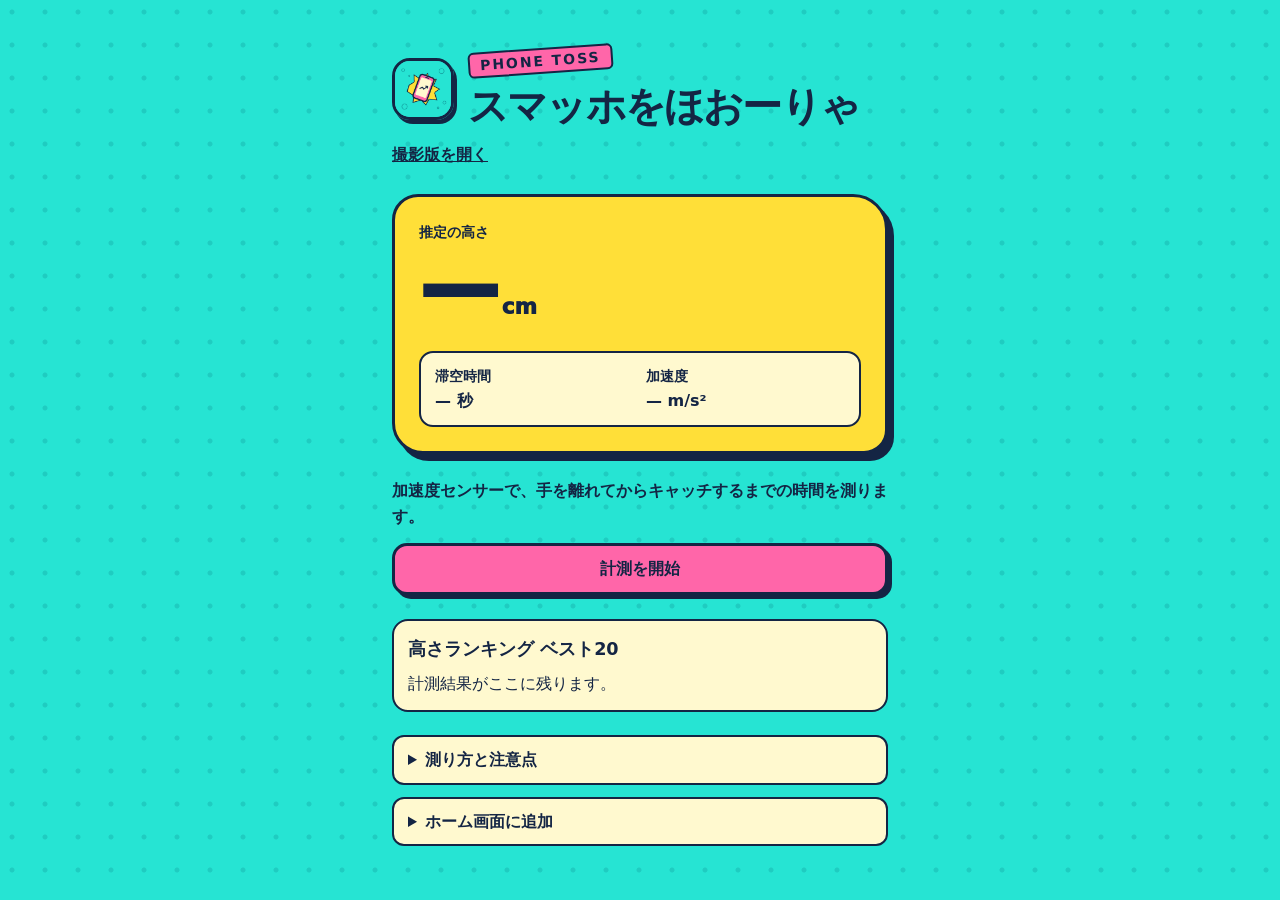
<file: index.html>
<!doctype html>
<html lang="ja">
<meta charset="utf-8">
<meta name="viewport" content="width=device-width, initial-scale=1">
<meta name="theme-color" content="#26e4d3">
<link rel="manifest" href="./manifest.webmanifest?v=2">
<link rel="apple-touch-icon" href="./icon-180.png?v=2">
<link rel="icon" type="image/png" href="./icon-192.png">
<title>スマッホをほおーりゃ | Phone Toss</title>
<link rel="stylesheet" href="./style.css">

<main>
<header><img src="./icon-192.png" width="62" height="62" alt=""><div><div class="brand" lang="en">Phone Toss</div><h1>スマッホをほおーりゃ</h1></div></header>
<a class="version" href="./camera.html">撮影版を開く</a>
<section class="panel" aria-label="測定結果">
<div class="label" id="label">推定の高さ</div><div class="score"><span id="height">—</span><span class="unit">cm</span></div>
<div class="metrics"><div><div class="label">滞空時間</div><div class="metric" id="duration">— 秒</div></div>
<div><div class="label">加速度</div><div class="metric" id="accel">— m/s²</div></div></div>
</section>
<p class="status" id="status" role="status">加速度センサーで、手を離れてからキャッチするまでの時間を測ります。</p>
<button id="start">計測を開始</button>
<section id="records" aria-labelledby="records-title">
<h2 id="records-title">高さランキング ベスト20</h2>
<p id="history-empty">計測結果がここに残ります。</p>
<ol id="history" aria-label="高さ順の計測結果"></ol>
</section>
<details><summary>測り方と注意点</summary>
<p>許可を求められたら、モーションセンサーを許可してください。計測待機中に端末を上に軽く放り、手を離した位置と同じ高さでキャッチします。</p>
<p>加速度がほぼゼロになった時刻からキャッチまでの時間を <var>t</var> として、最高点までの高さを 9.80665 × <var>t</var>² ÷ 8 で推定します。端末の回転やセンサーの更新間隔で誤差が出ます。床への衝突もキャッチと判定されることがあります。</p>
<small>端末の落下や破損を防ぐため、周りに人のいない柔らかい場所で低く試してください。</small>
</details>
<details><summary>ホーム画面に追加</summary>
<p><strong>iPhone（Safari）</strong>　共有メニューから「ホーム画面に追加」を選びます。「Webアプリとして開く」が表示されたらオンにして「追加」を押します。</p>
<p><strong>Android（Chrome）</strong>　右上のメニューから「ホーム画面に追加」または「アプリをインストール」を選びます。</p>
</details>
</main>
<script type="module" src="./app.js"></script>
</html>
</file>
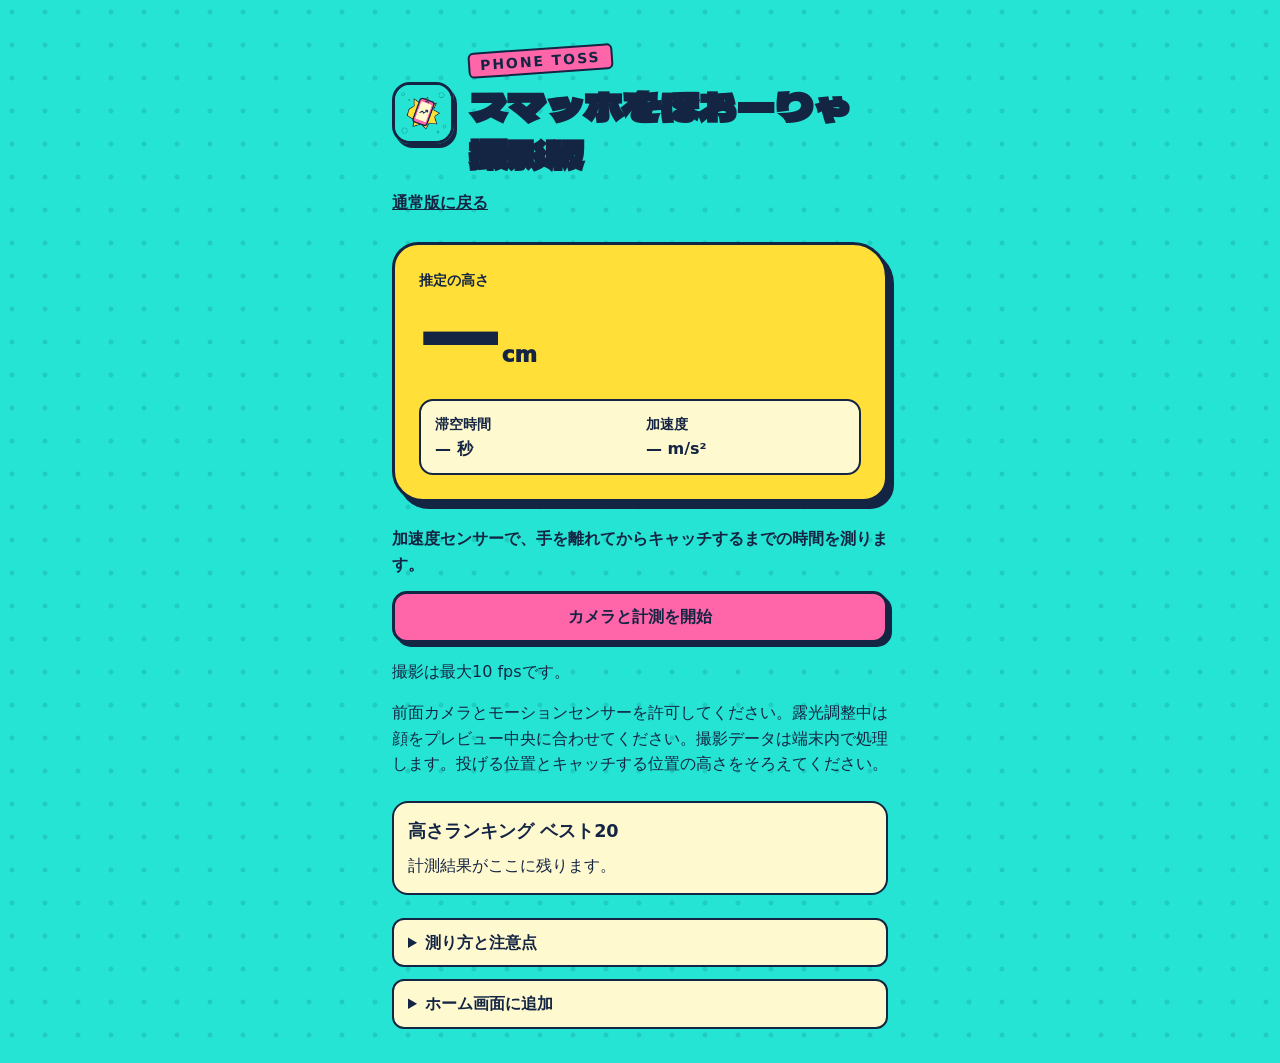
<file: camera.html>
<!doctype html>
<html lang="ja">
<meta charset="utf-8">
<meta name="viewport" content="width=device-width, initial-scale=1">
<meta name="theme-color" content="#26e4d3">
<link rel="manifest" href="./camera.webmanifest">
<link rel="apple-touch-icon" href="./icon-180.png?v=2">
<link rel="icon" type="image/png" href="./icon-192.png">
<title>スマッホをほおーりゃ 撮影版 | Phone Toss</title>
<link rel="stylesheet" href="https://fonts.googleapis.com/css2?family=Dela+Gothic+One&amp;display=swap">
<link rel="stylesheet" href="./style.css">

<main>
<header><img src="./icon-192.png" width="62" height="62" alt=""><div><div class="brand" lang="en">Phone Toss</div><h1 class="camera-title">スマッホをほおーりゃ 撮影版</h1></div></header>
<a class="version" href="./">通常版に戻る</a>
<section class="panel" aria-label="測定結果">
<div class="label" id="label">推定の高さ</div><div class="score"><span id="height">—</span><span class="unit">cm</span></div>
<div class="metrics"><div><div class="label">滞空時間</div><div class="metric" id="duration">— 秒</div></div>
<div><div class="label">加速度</div><div class="metric" id="accel">— m/s²</div></div></div>
</section>
<p class="status" id="status" role="status">加速度センサーで、手を離れてからキャッチするまでの時間を測ります。</p>
<button id="start">カメラと計測を開始</button>
<video id="camera-preview" muted playsinline hidden aria-label="前面カメラのプレビュー"></video>
<p id="camera-settings" role="status">撮影は最大10 fpsです。</p>
<p>前面カメラとモーションセンサーを許可してください。露光調整中は顔をプレビュー中央に合わせてください。撮影データは端末内で処理します。投げる位置とキャッチする位置の高さをそろえてください。</p>
<section id="shots" hidden aria-labelledby="shots-title">
<h2 id="shots-title">キャッチの瞬間</h2>
<canvas id="photo" aria-label="スタンプ付きの選択画像"></canvas>
<label for="frame">コマ送り</label>
<input type="range" id="frame" min="0" max="0" value="0">
<output id="frame-number" for="frame"></output>
<button id="download" type="button">写真を保存</button>
<button id="share" type="button" hidden>写真を共有</button>
<p id="photo-status" role="status"></p>
</section>
<section id="records" aria-labelledby="records-title">
<h2 id="records-title">高さランキング ベスト20</h2>
<p id="history-empty">計測結果がここに残ります。</p>
<ol id="history" aria-label="高さ順の計測結果"></ol>
</section>
<details><summary>測り方と注意点</summary>
<p>許可を求められたら、モーションセンサーを許可してください。計測待機中に端末を上に軽く放り、手を離した位置と同じ高さでキャッチします。</p>
<p>加速度がほぼゼロになった時刻からキャッチまでの時間を <var>t</var> として、最高点までの高さを 9.80665 × <var>t</var>² ÷ 8 で推定します。端末の回転やセンサーの更新間隔で誤差が出ます。床への衝突もキャッチと判定されることがあります。</p>
<small>端末の落下や破損を防ぐため、周りに人のいない柔らかい場所で低く試してください。</small>
</details>
<details><summary>ホーム画面に追加</summary>
<p><strong>iPhone（Safari）</strong>　共有メニューから「ホーム画面に追加」を選びます。「Webアプリとして開く」が表示されたらオンにして「追加」を押します。</p>
<p><strong>Android（Chrome）</strong>　右上のメニューから「ホーム画面に追加」または「アプリをインストール」を選びます。</p>
</details>
</main>
<script type="module" src="./app.js?v=indoor-exposure"></script>
</html>
</file>
<file: style.css>
*{box-sizing:border-box}
:root{--ink:#142544;--paper:#fff9cf;--yellow:#ffdf38;--pink:#ff66a9}
body{margin:0;color:var(--ink);background:#26e4d3 radial-gradient(circle at 12px 12px,#129c9b55 2px,transparent 3px) 0 0/33px 33px;font:1rem/1.6 system-ui,sans-serif}
main{max-width:540px;margin:auto;padding:clamp(24px,6vw,48px) 22px 34px}
header{display:flex;align-items:center;gap:14px}
header img{width:62px;height:62px;border:3px solid var(--ink);border-radius:18px;box-shadow:3px 4px var(--ink)}
.brand{display:inline-block;background:var(--pink);border:2px solid var(--ink);padding:0 10px;border-radius:6px;font-size:.875rem;letter-spacing:.14em;text-transform:uppercase;font-weight:900;transform:rotate(-4deg)}
h1{font-size:clamp(1.25rem,5.7vw,2.5rem);margin:.2em 0 0;letter-spacing:-.045em;line-height:1.2;font-weight:950}
.panel{border:3px solid var(--ink);border-radius:26px 35px 24px 31px;background:var(--yellow);padding:24px;margin-top:26px;box-shadow:6px 7px var(--ink)}
.label{font-size:.875rem;font-weight:800}
.score{font-size:clamp(3.6rem,15vw,5rem);font-weight:950;line-height:1.1;letter-spacing:-.06em;font-variant-numeric:tabular-nums}
.unit{font-size:1.35rem;margin-left:.35em;letter-spacing:0}
.metrics{display:grid;grid-template-columns:1fr 1fr;gap:12px;margin-top:20px;padding:12px 14px;border:2px solid var(--ink);border-radius:14px;background:var(--paper)}
.metric{font-variant-numeric:tabular-nums;font-weight:800}
.status{margin:24px 0 13px;min-height:3.2em;font-weight:650}
button{width:100%;font:inherit;font-weight:900;min-height:52px;padding:10px 16px;border:3px solid var(--ink);border-radius:15px;cursor:pointer;color:var(--ink);box-shadow:4px 4px var(--ink)}
button:active:enabled{transform:translate(3px,3px);box-shadow:1px 1px var(--ink)}
#start{background:var(--pink)}
#records{margin-top:24px;border:2px solid var(--ink);border-radius:16px;background:var(--paper);padding:14px}
#records h2{font-size:1.1rem;margin:0 0 8px}
#records p{margin:0}
#history{list-style:none;padding:0;margin:0;max-height:18rem;overflow:auto}
#history li{display:flex;justify-content:space-between;align-items:baseline;gap:8px;flex-wrap:wrap;padding:8px 0;border-top:1px solid var(--ink)}
#history time{font-size:.875rem}
button:disabled{opacity:.6;cursor:default}
button:focus-visible,summary:focus-visible{outline:3px solid var(--ink);outline-offset:5px}
details{border:2px solid var(--ink);border-radius:12px;background:var(--paper);padding:10px 14px;margin-top:12px}
details:first-of-type{margin-top:23px}
summary{cursor:pointer;font-weight:800}
small{font-size:.875rem}

.version{display:inline-block;margin-top:12px;color:var(--ink);font-weight:800}
#shots{margin-top:24px;background:var(--paper);border:3px solid var(--ink);padding:14px;border-radius:17px}
#shots h2{margin:0 0 10px}
#shots canvas{display:block;width:100%;height:auto;max-height:55vh;object-fit:contain;background:var(--ink);border-radius:10px}
#frame{width:100%;min-height:44px;accent-color:#d01773}
#shots button{margin-top:10px;background:var(--pink)}
.camera-title,#shots h2{font-family:"Dela Gothic One",system-ui,sans-serif}
#history{list-style:decimal;padding-left:1.85rem}
#history li{display:list-item}
#history time{margin-left:.6rem}
#camera-preview{display:block;width:100%;max-width:220px;max-height:24vh;margin:16px auto 0;border:2px solid var(--ink);border-radius:12px;transform:scaleX(-1);object-fit:contain}
#camera-preview[hidden]{display:none}
</file>
